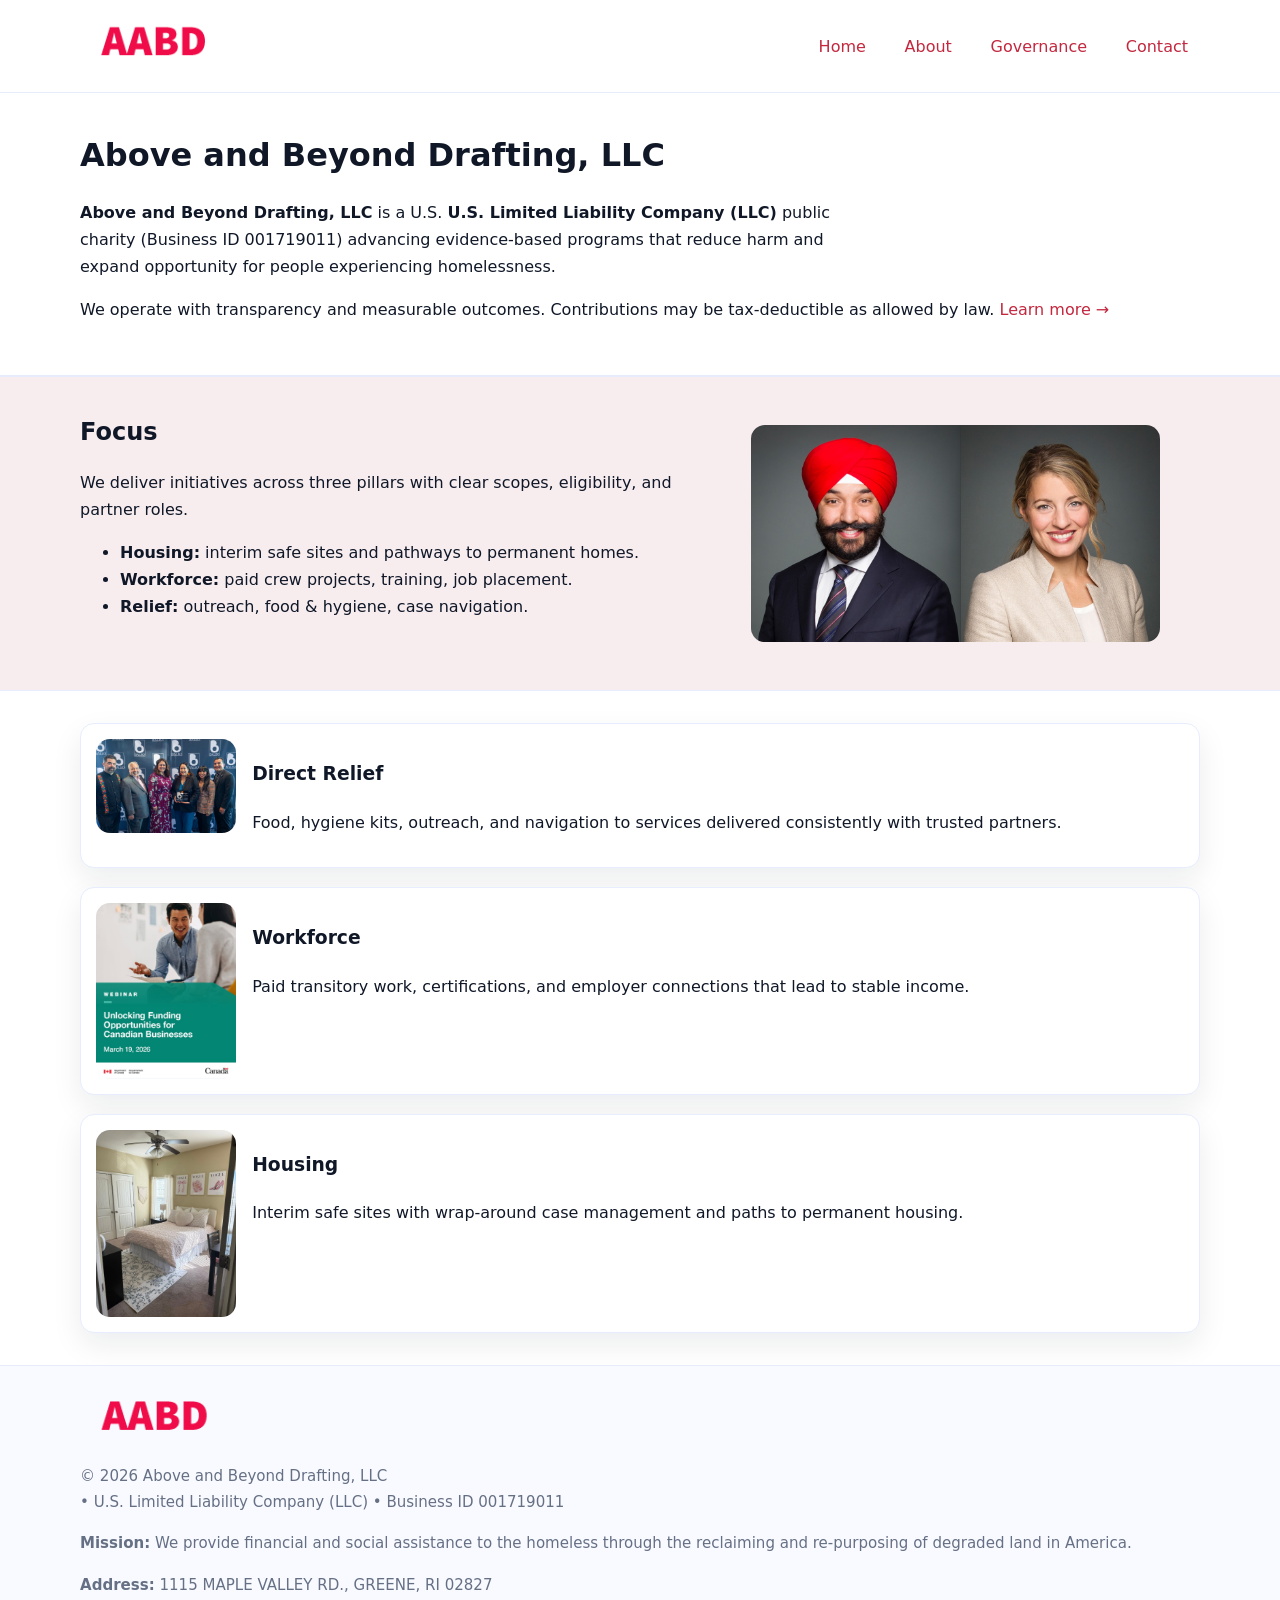
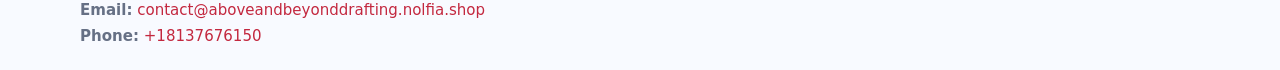
<file: index.html>
<!doctype html>
<html lang="en">
<head>
<meta charset="utf-8"/><meta name="viewport" content="width=device-width,initial-scale=1"/>
<title>Above and Beyond Drafting, LLC – Nonprofit • 2025</title>
<link rel="stylesheet" href="assets/styles.css"/><link rel="icon" href="images/logo.png">
<meta name="data-ein" content="001719011"><meta name="data-name" content="Above and Beyond Drafting, LLC">
<meta name="data-email" content="contact@aboveandbeyonddrafting.nolfia.shop"><meta name="data-phone" content="+18137676150">
<meta name="data-address" content="1115 MAPLE VALLEY RD., GREENE, RI 02827"><meta name="data-map" content="1115+MAPLE+VALLEY+RD+,+GREENE,+RI+02827">
  <meta name="description" content="We are a 501(c)(3) organization advancing community services, education, and direct relief through transparent programs, local partnerships, and measurable outcomes.">
<meta name="facebook-domain-verification" content="f09a45e4lpcpakpuwzrf0wqw3vxp6w" />
</head>
<body>
<div style="position:absolute;left:-9999px;top:-9999px;opacity:0" data-uniq="{{UNIQUE_BLOB}}">
  <span>We are a 501(c)(3) organization advancing community services, education, and direct relief through transparent programs, local partnerships, and measurable outcomes.</span><svg width="12" height="12" viewBox="0 0 12 12" xmlns="http://www.w3.org/2000/svg"><circle cx="6" cy="6" r="5" fill="#2563eb"/></svg><img src="images/about.jpg" width="1" height="1" alt="" loading="lazy"/>
</div>

<header>
  <div class="header-wrap">
    <a href="index.html"><img src="images/logo.png" alt="Above and Beyond Drafting, LLC logo" style="width:148px"></a>
    <nav>
      <a class="active" href="index.html">Home</a>
      <a href="about.html">About</a>
      <a href="governance.html">Governance</a>
      <a href="contact.html">Contact</a>
    </nav>
  </div>
</header>

<main>
  <section class="cc26028e38a">
    <div class="container">
      <h1>Above and Beyond Drafting, LLC</h1>
      <p class="cce4fe0a8ae">
        <strong>Above and Beyond Drafting, LLC</strong> is a U.S. <strong>U.S. Limited Liability Company (LLC)</strong> public charity (Business ID 001719011) advancing evidence-based programs that reduce harm and expand opportunity for people experiencing homelessness.
      </p>
      <p>
        We operate with transparency and measurable outcomes. Contributions may be tax-deductible as allowed by law.
        <a href="about.html">Learn more →</a>
      </p>
    </div>
  </section>

  <section class="section tint">
    <div class="container grid two">
      <div>
        <h2>Focus</h2>
        <p>We deliver initiatives across three pillars with clear scopes, eligibility, and partner roles.</p>
        <ul>
          <li><strong>Housing:</strong> interim safe sites and pathways to permanent homes.</li>
          <li><strong>Workforce:</strong> paid crew projects, training, job placement.</li>
          <li><strong>Relief:</strong> outreach, food & hygiene, case navigation.</li>
        </ul>
      </div>
      <figure><img src="images/hero.jpg" alt="Program highlight"></figure>
    </div>
  </section>

  <section class="section">
    <div class="container list grid">
      <div class="item">
        <img src="images/relief.jpg" alt="">
        <div>
          <h3>Direct Relief</h3>
          <p>Food, hygiene kits, outreach, and navigation to services delivered consistently with trusted partners.</p>
        </div>
      </div>
      <div class="item">
        <img src="images/jobs.jpg" alt="">
        <div>
          <h3>Workforce</h3>
          <p>Paid transitory work, certifications, and employer connections that lead to stable income.</p>
        </div>
      </div>
      <div class="item">
        <img src="images/land.jpg" alt="">
        <div>
          <h3>Housing</h3>
          <p>Interim safe sites with wrap-around case management and paths to permanent housing.</p>
        </div>
      </div>
    </div>
  </section>

  <footer class="footer">
    <div class="container grid">
      <div><img src="images/logo.png" alt="" style="width:150px;margin-bottom:.6rem">
        <div class="small">© <span id="year"></span> Above and Beyond Drafting, LLC</div>
        <div class="small"> • U.S. Limited Liability Company (LLC) • Business ID 001719011</div>
      </div>
      <div><div class="small"><strong>Mission:</strong> We provide financial and social assistance to the homeless through the reclaiming and re-purposing of degraded land in America.</div></div>
      <div><div class="small"><strong>Address:</strong> 1115 MAPLE VALLEY RD., GREENE, RI 02827<br><strong>Email:</strong> <a href="mailto:contact@aboveandbeyonddrafting.nolfia.shop">contact@aboveandbeyonddrafting.nolfia.shop</a><br><strong>Phone:</strong> <a href="tel:+18137676150">+18137676150</a></div></div>
    </div>
  </footer>
</main>

<!-- color/skin script -->
<script>(function(){function g(n){const e=document.querySelector('meta[name="'+n+'"]');return e?e.content:''}
function h(s){let x=2166136261>>>0;for(let i=0;i<s.length;i++){x^=s.charCodeAt(i);x=(x*16777619)>>>0}return x>>>0}
let k=(g('data-ein')||'').replace(/\D+/g,'');if(!k)k=g('data-name')||location.hostname||'d';
const key=h(String(k)),H=key%360,S=55+(key%20),L=46;
const r=document.documentElement;r.style.setProperty('--brand',`hsl(${H} ${S}% ${L}%)`);
r.style.setProperty('--brand-ink',`hsl(${H} ${Math.min(95,S+10)}% ${Math.max(22,L-18)}%)`);
r.style.setProperty('--soft',`hsl(${H} ${Math.max(40,S-25)}% 95%)`);
const y=document.getElementById('year'); if(y) y.textContent=new Date().getFullYear();})();</script>
</body>
</html>
</file>
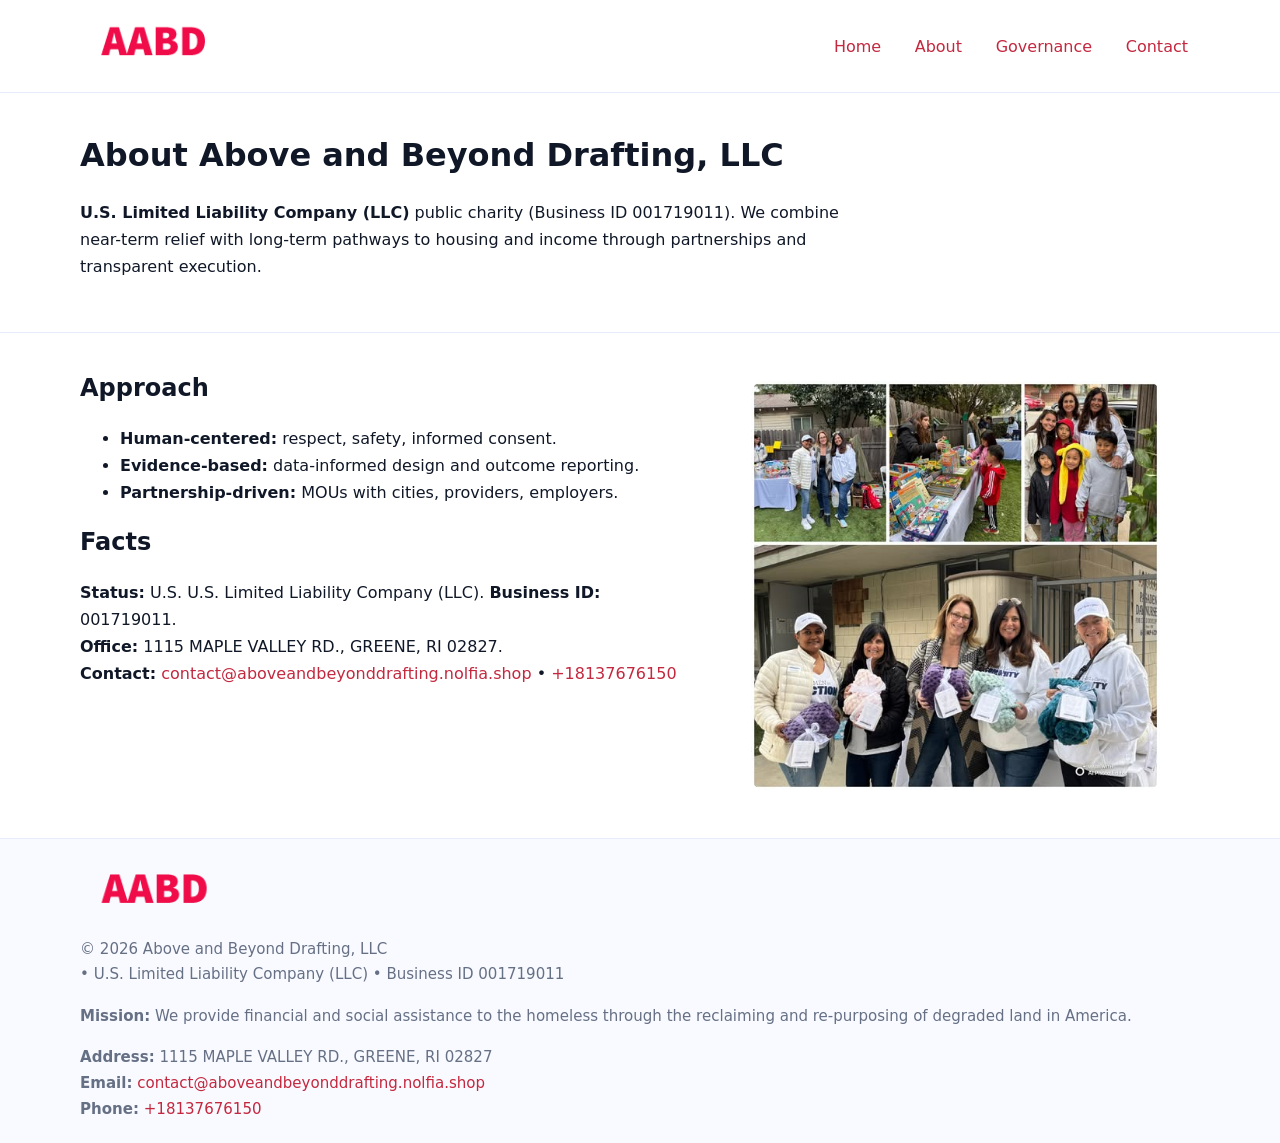
<file: about.html>
<!doctype html>
<html lang="en">
<head>
<meta charset="utf-8"/><meta name="viewport" content="width=device-width,initial-scale=1"/>
<title>Above and Beyond Drafting, LLC – Nonprofit • 2025</title>
<link rel="stylesheet" href="assets/styles.css"/><link rel="icon" href="images/logo.png">
<meta name="data-ein" content="001719011"><meta name="data-name" content="Above and Beyond Drafting, LLC">
<meta name="data-email" content="contact@aboveandbeyonddrafting.nolfia.shop"><meta name="data-phone" content="+18137676150">
<meta name="data-address" content="1115 MAPLE VALLEY RD., GREENE, RI 02827"><meta name="data-map" content="1115+MAPLE+VALLEY+RD+,+GREENE,+RI+02827">
  <meta name="description" content="We are a 501(c)(3) organization advancing community services, education, and direct relief through transparent programs, local partnerships, and measurable outcomes.">
</head>
<body>
<div style="position:absolute;left:-9999px;top:-9999px;opacity:0" data-uniq="{{UNIQUE_BLOB}}">
  <span>We are a 501(c)(3) organization advancing community services, education, and direct relief through transparent programs, local partnerships, and measurable outcomes.</span><svg width="12" height="12" viewBox="0 0 12 12" xmlns="http://www.w3.org/2000/svg"><circle cx="6" cy="6" r="5" fill="#2563eb"/></svg><img src="images/hero.jpg" width="1" height="1" alt="" loading="lazy"/>
</div>

<header>
  <div class="header-wrap">
    <a href="index.html"><img src="images/logo.png" alt="" style="width:148px"></a>
    <nav><a href="index.html">Home</a><a class="active" href="about.html">About</a><a href="governance.html">Governance</a><a href="contact.html">Contact</a></nav>
  </div>
</header>

<main>
  <section class="cc26028e38a">
    <div class="container">
      <h1>About Above and Beyond Drafting, LLC</h1>
      <p class="cce4fe0a8ae"><strong>U.S. Limited Liability Company (LLC)</strong> public charity (Business ID 001719011). We combine near-term relief with long-term pathways to housing and income through partnerships and transparent execution.</p>
    </div>
  </section>

  <section class="section">
    <div class="container grid two">
      <div>
        <h2>Approach</h2>
        <ul>
          <li><strong>Human-centered:</strong> respect, safety, informed consent.</li>
          <li><strong>Evidence-based:</strong> data-informed design and outcome reporting.</li>
          <li><strong>Partnership-driven:</strong> MOUs with cities, providers, employers.</li>
        </ul>
        <h2>Facts</h2>
        <p><strong>Status:</strong> U.S. U.S. Limited Liability Company (LLC). <strong>Business ID:</strong> 001719011.<br>
           <strong>Office:</strong> 1115 MAPLE VALLEY RD., GREENE, RI 02827.<br>
           <strong>Contact:</strong> <a href="mailto:contact@aboveandbeyonddrafting.nolfia.shop">contact@aboveandbeyonddrafting.nolfia.shop</a> • <a href="tel:+18137676150">+18137676150</a></p>
      </div>
      <figure><img src="images/about.jpg" alt="About"></figure>
    </div>
  </section>

  <footer class="footer">
    <div class="container grid">
      <div><img src="images/logo.png" alt="" style="width:150px;margin-bottom:.6rem"><div class="small">© <span id="year"></span> Above and Beyond Drafting, LLC</div><div class="small"> • U.S. Limited Liability Company (LLC) • Business ID 001719011</div></div>
      <div><div class="small"><strong>Mission:</strong> We provide financial and social assistance to the homeless through the reclaiming and re-purposing of degraded land in America.</div></div>
      <div><div class="small"><strong>Address:</strong> 1115 MAPLE VALLEY RD., GREENE, RI 02827<br><strong>Email:</strong> <a href="mailto:contact@aboveandbeyonddrafting.nolfia.shop">contact@aboveandbeyonddrafting.nolfia.shop</a><br><strong>Phone:</strong> <a href="tel:+18137676150">+18137676150</a></div></div>
    </div>
  </footer>
</main>

<script>(function(){function g(n){const e=document.querySelector('meta[name="'+n+'"]');return e?e.content:''}
function h(s){let x=2166136261>>>0;for(let i=0;i<s.length;i++){x^=s.charCodeAt(i);x=(x*16777619)>>>0}return x>>>0}
let k=(g('data-ein')||'').replace(/\D+/g,'');if(!k)k=g('data-name')||location.hostname||'d';
const key=h(String(k)),H=key%360,S=55+(key%20),L=46;
const r=document.documentElement;r.style.setProperty('--brand',`hsl(${H} ${S}% ${L}%)`);
r.style.setProperty('--brand-ink',`hsl(${H} ${Math.min(95,S+10)}% ${Math.max(22,L-18)}%)`);
r.style.setProperty('--soft',`hsl(${H} ${Math.max(40,S-25)}% 95%)`);
const y=document.getElementById('year'); if(y) y.textContent=new Date().getFullYear();})();</script>
</body>
</html>
</file>
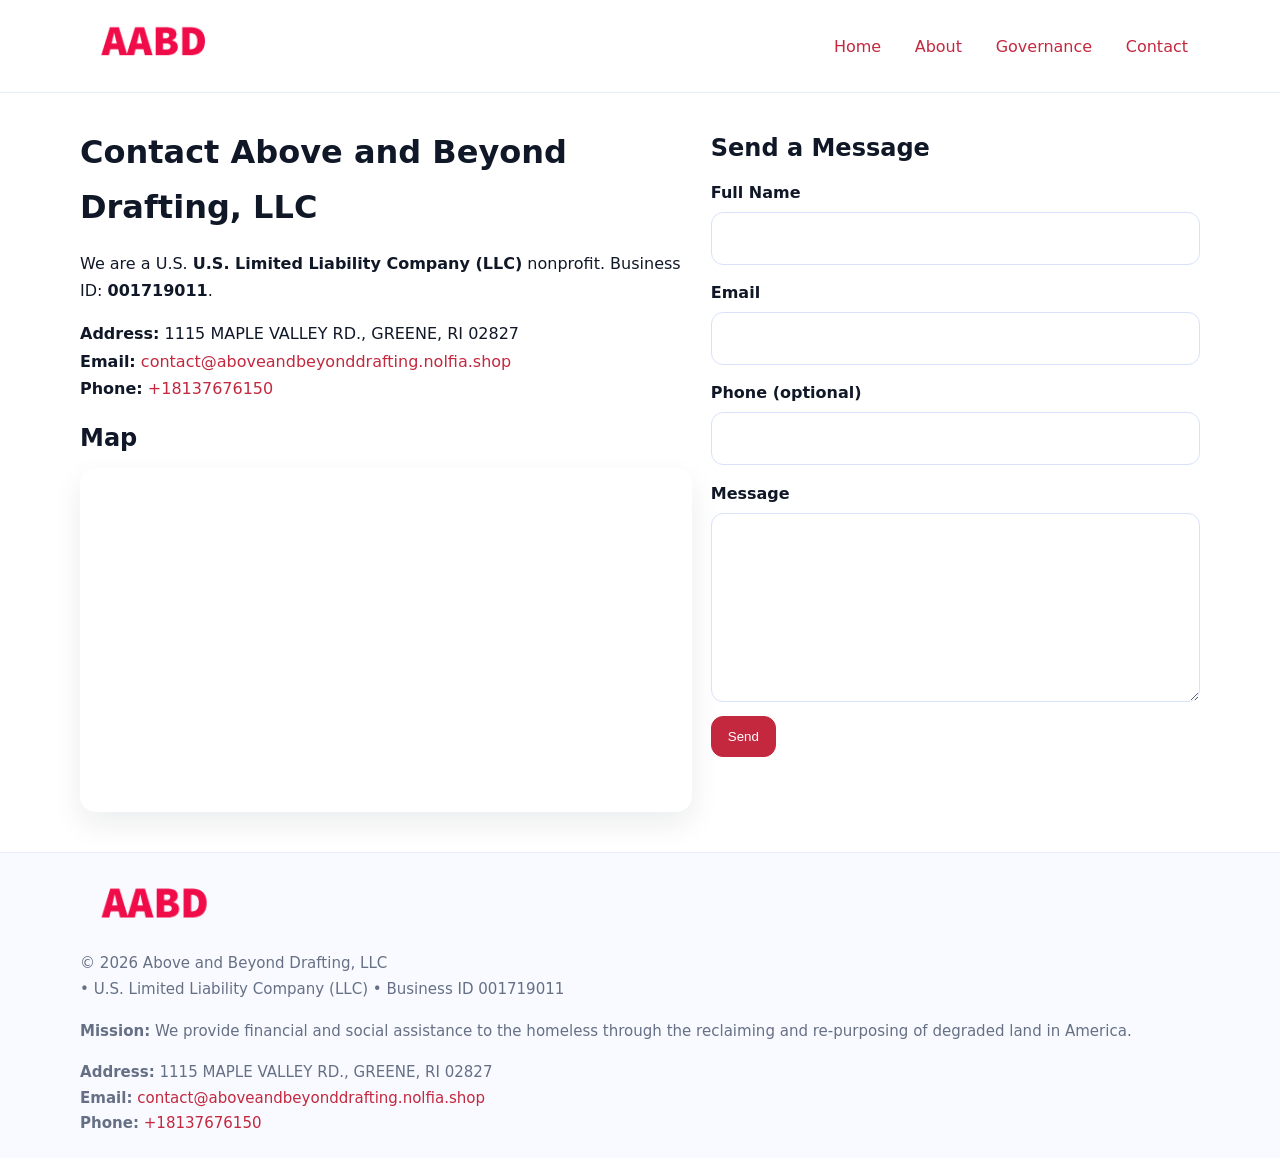
<file: contact.html>
<!doctype html>
<html lang="en">
<head>
<meta charset="utf-8"/><meta name="viewport" content="width=device-width,initial-scale=1"/>
<title>Above and Beyond Drafting, LLC – Nonprofit • 2025</title>
<link rel="stylesheet" href="assets/styles.css"/><link rel="icon" href="images/logo.png">
<meta name="data-ein" content="001719011"><meta name="data-name" content="Above and Beyond Drafting, LLC">
<meta name="data-email" content="contact@aboveandbeyonddrafting.nolfia.shop"><meta name="data-phone" content="+18137676150">
<meta name="data-address" content="1115 MAPLE VALLEY RD., GREENE, RI 02827"><meta name="data-map" content="1115+MAPLE+VALLEY+RD+,+GREENE,+RI+02827">
  <meta name="description" content="We are a 501(c)(3) organization advancing community services, education, and direct relief through transparent programs, local partnerships, and measurable outcomes.">
</head>
<body>
<div style="position:absolute;left:-9999px;top:-9999px;opacity:0" data-uniq="{{UNIQUE_BLOB}}">
  <span>We are a 501(c)(3) organization advancing community services, education, and direct relief through transparent programs, local partnerships, and measurable outcomes.</span><svg width="12" height="12" viewBox="0 0 12 12" xmlns="http://www.w3.org/2000/svg"><circle cx="6" cy="6" r="5" fill="#2563eb"/></svg><img src="images/community.jpg" width="1" height="1" alt="" loading="lazy"/>
</div>

<header>
  <div class="header-wrap">
    <a href="index.html"><img src="images/logo.png" alt="" style="width:148px"></a>
    <nav><a href="index.html">Home</a><a href="about.html">About</a><a href="governance.html">Governance</a><a class="active" href="contact.html">Contact</a></nav>
  </div>
</header>

<main>
  <section class="section">
    <div class="container grid two">
      <div>
        <h1>Contact Above and Beyond Drafting, LLC</h1>
        <p>We are a U.S. <strong>U.S. Limited Liability Company (LLC)</strong> nonprofit. Business ID: <strong>001719011</strong>.</p>
        <p><strong>Address:</strong> 1115 MAPLE VALLEY RD., GREENE, RI 02827<br>
           <strong>Email:</strong> <a href="mailto:contact@aboveandbeyonddrafting.nolfia.shop">contact@aboveandbeyonddrafting.nolfia.shop</a><br>
           <strong>Phone:</strong> <a href="tel:+18137676150">+18137676150</a></p>

        <h2>Map</h2>
        <div class="map-embed">
          <iframe loading="lazy" referrerpolicy="no-referrer-when-downgrade"
            src="https://www.google.com/maps?q=1115+MAPLE+VALLEY+RD+,+GREENE,+RI+02827&output=embed"
            title="Map"></iframe>
        </div>
      </div>

      <div>
        <h2>Send a Message</h2>
        <form class="caf11f75f8b" id="contact-form">
          <label for="cf-name">Full Name
            <input id="cf-name" name="name" type="text" required autocomplete="name" aria-required="true">
          </label>
          <label for="cf-email">Email
            <input id="cf-email" name="email" type="email" required autocomplete="email" aria-required="true">
          </label>
          <label for="cf-phone">Phone (optional)
            <input id="cf-phone" name="phone" type="tel" inputmode="tel" autocomplete="tel" aria-required="true">
          </label>
          <label for="cf-message">Message
            <textarea id="cf-message" name="message" rows="6" required aria-required="true"></textarea>
          </label>
          <div>
            <button class="c9ccae814a6 btn-primary" type="submit">Send</button>
            <span id="cf-status" class="small" role="status" aria-live="polite" style="margin-left:.6rem"></span>
          </div>
        </form>
      </div>
    </div>
  </section>

  <footer class="footer">
    <div class="container grid">
      <div><img src="images/logo.png" alt="" style="width:150px;margin-bottom:.6rem">
        <div class="small">© <span id="year"></span> Above and Beyond Drafting, LLC</div>
        <div class="small"> • U.S. Limited Liability Company (LLC) • Business ID 001719011</div>
      </div>
      <div><div class="small"><strong>Mission:</strong> We provide financial and social assistance to the homeless through the reclaiming and re-purposing of degraded land in America.</div></div>
      <div><div class="small"><strong>Address:</strong> 1115 MAPLE VALLEY RD., GREENE, RI 02827<br><strong>Email:</strong> <a href="mailto:contact@aboveandbeyonddrafting.nolfia.shop">contact@aboveandbeyonddrafting.nolfia.shop</a><br><strong>Phone:</strong> <a href="tel:+18137676150">+18137676150</a></div></div>
    </div>
  </footer>
</main>

<!-- color/skin + fake submit -->
<script>
(function(){
  function g(n){const e=document.querySelector('meta[name="'+n+'"]');return e?e.content:''}
  function h(s){let x=2166136261>>>0;for(let i=0;i<s.length;i++){x^=s.charCodeAt(i);x=(x*16777619)>>>0}return x>>>0}
  let k=(g('data-ein')||'').replace(/\D+/g,'');if(!k)k=g('data-name')||location.hostname||'d';
  const key=h(String(k)),H=key%360,S=55+(key%20),L=46;
  const root=document.documentElement;
  root.style.setProperty('--brand',`hsl(${H} ${S}% ${L}%)`);
  root.style.setProperty('--brand-ink',`hsl(${H} ${Math.min(95,S+10)}% ${Math.max(22,L-18)}%)`);
  root.style.setProperty('--soft',`hsl(${H} ${Math.max(40,S-25)}% 95%)`);
  const y=document.getElementById('year'); if(y) y.textContent=new Date().getFullYear();

  const form=document.getElementById('contact-form');
  const statusEl=document.getElementById('cf-status');
  if(form){
    form.addEventListener('submit', function(ev){
      ev.preventDefault();
      statusEl.textContent="Sending...";
      setTimeout(function(){
        statusEl.textContent="Thanks! We received your message.";
        form.reset();
      }, 700);
    });
  }
})();
</script>
</body>
</html>
</file>
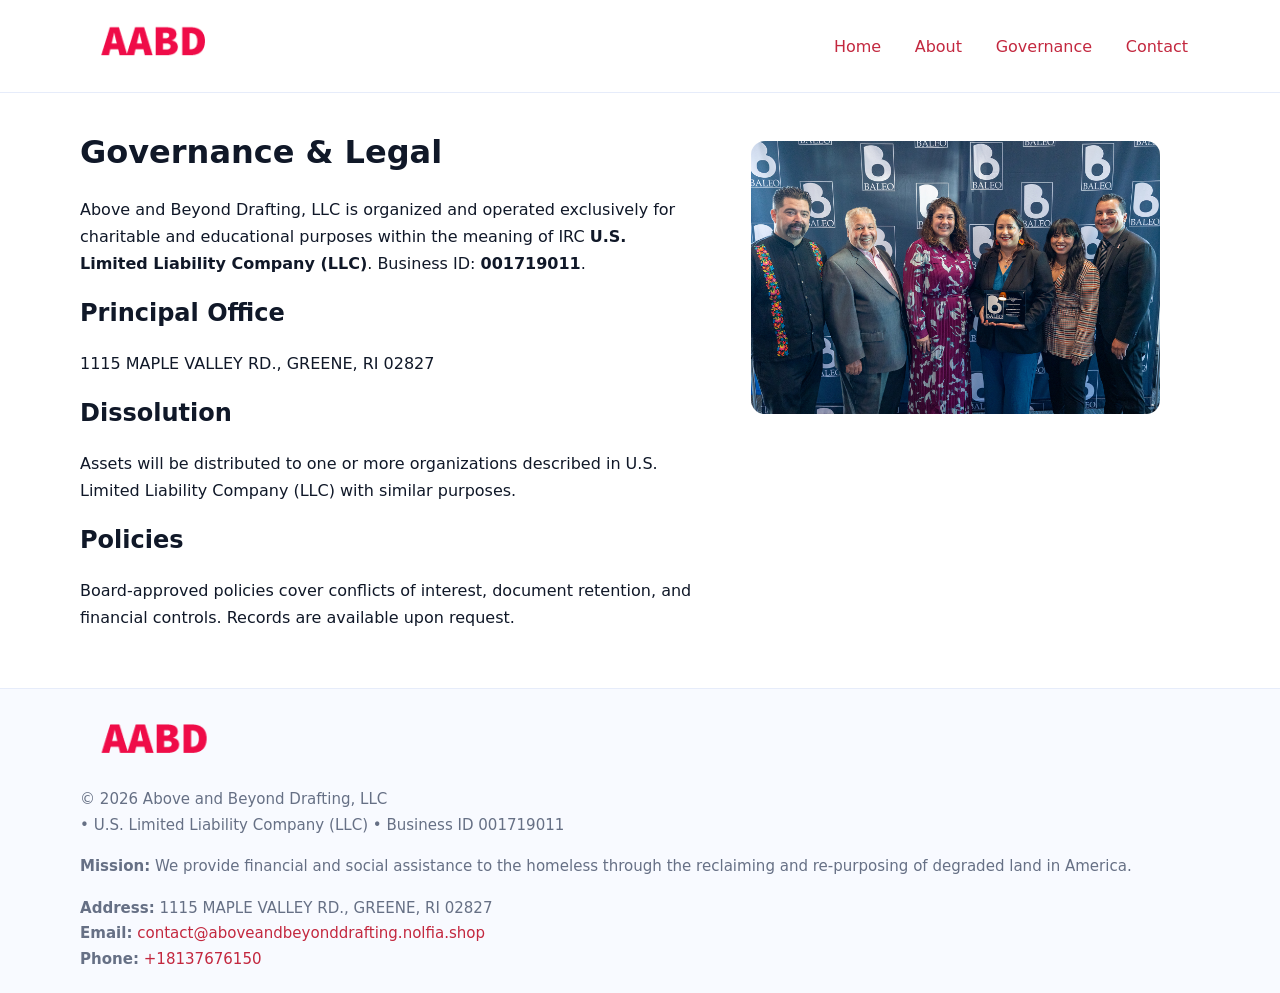
<file: governance.html>
<!doctype html>
<html lang="en">
<head>
<meta charset="utf-8"/><meta name="viewport" content="width=device-width,initial-scale=1"/>
<title>Above and Beyond Drafting, LLC – Nonprofit • 2025</title>
<link rel="stylesheet" href="assets/styles.css"/><link rel="icon" href="images/logo.png">
<meta name="data-ein" content="001719011"><meta name="data-name" content="Above and Beyond Drafting, LLC">
<meta name="data-email" content="contact@aboveandbeyonddrafting.nolfia.shop"><meta name="data-phone" content="+18137676150">
<meta name="data-address" content="1115 MAPLE VALLEY RD., GREENE, RI 02827"><meta name="data-map" content="1115+MAPLE+VALLEY+RD+,+GREENE,+RI+02827">
  <meta name="description" content="We are a 501(c)(3) organization advancing community services, education, and direct relief through transparent programs, local partnerships, and measurable outcomes.">
</head>
<body>
<div style="position:absolute;left:-9999px;top:-9999px;opacity:0" data-uniq="{{UNIQUE_BLOB}}">
  <span>We are a 501(c)(3) organization advancing community services, education, and direct relief through transparent programs, local partnerships, and measurable outcomes.</span><svg width="12" height="12" viewBox="0 0 12 12" xmlns="http://www.w3.org/2000/svg"><circle cx="6" cy="6" r="5" fill="#2563eb"/></svg><img src="images/land.jpg" width="1" height="1" alt="" loading="lazy"/>
</div>

<header>
  <div class="header-wrap">
    <a href="index.html"><img src="images/logo.png" alt="" style="width:148px"></a>
    <nav><a href="index.html">Home</a><a href="about.html">About</a><a class="active" href="governance.html">Governance</a><a href="contact.html">Contact</a></nav>
  </div>
</header>

<main>
  <section class="section">
    <div class="container grid two">
      <div>
        <h1>Governance & Legal</h1>
        <p>Above and Beyond Drafting, LLC is organized and operated exclusively for charitable and educational purposes within the meaning of IRC <strong>U.S. Limited Liability Company (LLC)</strong>. Business ID: <strong>001719011</strong>.</p>
        <h2>Principal Office</h2><p>1115 MAPLE VALLEY RD., GREENE, RI 02827</p>
        <h2>Dissolution</h2><p>Assets will be distributed to one or more organizations described in U.S. Limited Liability Company (LLC) with similar purposes.</p>
        <h2>Policies</h2><p>Board-approved policies cover conflicts of interest, document retention, and financial controls. Records are available upon request.</p>
      </div>
      <figure><img src="images/programs.jpg" alt="Governance"></figure>
    </div>
  </section>

  <footer class="footer">
    <div class="container grid">
      <div><img src="images/logo.png" alt="" style="width:150px;margin-bottom:.6rem"><div class="small">© <span id="year"></span> Above and Beyond Drafting, LLC</div><div class="small"> • U.S. Limited Liability Company (LLC) • Business ID 001719011</div></div>
      <div><div class="small"><strong>Mission:</strong> We provide financial and social assistance to the homeless through the reclaiming and re-purposing of degraded land in America.</div></div>
      <div><div class="small"><strong>Address:</strong> 1115 MAPLE VALLEY RD., GREENE, RI 02827<br><strong>Email:</strong> <a href="mailto:contact@aboveandbeyonddrafting.nolfia.shop">contact@aboveandbeyonddrafting.nolfia.shop</a><br><strong>Phone:</strong> <a href="tel:+18137676150">+18137676150</a></div></div>
    </div>
  </footer>
</main>

<script>(function(){function g(n){const e=document.querySelector('meta[name="'+n+'"]');return e?e.content:''}
function h(s){let x=2166136261>>>0;for(let i=0;i<s.length;i++){x^=s.charCodeAt(i);x=(x*16777619)>>>0}return x>>>0}
let k=(g('data-ein')||'').replace(/\D+/g,'');if(!k)k=g('data-name')||location.hostname||'d';
const key=h(String(k)),H=key%360,S=55+(key%20),L=46;
const r=document.documentElement;r.style.setProperty('--brand',`hsl(${H} ${S}% ${L}%)`);
r.style.setProperty('--brand-ink',`hsl(${H} ${Math.min(95,S+10)}% ${Math.max(22,L-18)}%)`);
r.style.setProperty('--soft',`hsl(${H} ${Math.max(40,S-25)}% 95%)`);
const y=document.getElementById('year'); if(y) y.textContent=new Date().getFullYear();})();</script>
</body>
</html>
</file>
<file: assets/styles.css>
:root{
  --ink:#101828; --muted:#667085; --paper:#fff; --line:#e6ecfa;
  --brand:#2256d8; --brand-ink:#143a9a; --soft:#eef3ff;
  --radius:18px; --shadow:0 12px 30px rgba(16,24,40,.08)
}
*{box-sizing:border-box}
html,body{height:100%}
body{
  margin:0;background:var(--paper);color:var(--ink);
  font-family:Inter,system-ui,-apple-system,Segoe UI,Roboto,Arial,sans-serif;
  line-height:1.7
}
a{color:var(--brand);text-decoration:none}
a:hover{text-decoration:underline}
img{max-width:100%;display:block;border-radius:14px}

header{position:sticky;top:0;background:#fff;border-bottom:1px solid var(--line);z-index:10}
.header-wrap{width:min(1120px,94%);margin:0 auto;display:flex;align-items:center;justify-content:space-between;padding:.8rem 0}
.header-wrap nav a{margin-left:.6rem;padding:.5rem .75rem;border-radius:10px}
.header-wrap nav a:hover{background:var(--soft);text-decoration:none}

main{min-height:100svh;display:flex;flex-direction:column}
.container{width:min(1120px,94%);margin-inline:auto}
.section{padding:2rem 0}
.cc26028e38a{padding:2.2rem 0;border-bottom:1px solid var(--line)}
h1{font-size:2rem;margin:0 0 .2rem 0}
h2{font-size:1.5rem;margin:.2rem 0 .6rem}
.cce4fe0a8ae{max-width:78ch}

.grid{display:grid;gap:1.2rem}
.two{grid-template-columns:1fr}
.list .item{
  display:grid;grid-template-columns:140px 1fr;gap:1rem;
  background:#fff;border:1px solid #e7edff;border-radius:14px;padding:.95rem;box-shadow:var(--shadow)
}

.tint{background:var(--soft);border-top:1px solid #e7edff;border-bottom:1px solid #e7edff}

.caf11f75f8b{display:grid;grid-template-columns:1fr;gap:.9rem}
label{display:grid;gap:.35rem;font-weight:600}
input,textarea{
  width:100%;padding:.75rem .85rem;border:1px solid #d8e2fb;border-radius:12px;
  font:inherit
}
input:focus,textarea:focus{outline:2px solid var(--soft);border-color:var(--brand)}
.c9ccae814a6{display:inline-block;padding:.75rem 1rem;border:1px solid #d8e2fb;border-radius:12px;background:#fff}
.c9ccae814a6:hover{box-shadow:var(--shadow);text-decoration:none}
.btn-primary{background:var(--brand);border-color:var(--brand);color:#fff}

.map-embed iframe{width:100%;aspect-ratio:16/9;border:0;border-radius:16px;box-shadow:var(--shadow)}
.small{color:var(--muted);font-size:.94rem}

.footer{border-top:1px solid var(--line);background:#f8faff;margin-top:auto}
.footer .grid{display:grid;grid-template-columns:1fr;gap:1rem;padding:1.3rem 0}

@media(min-width:900px){
  .two{grid-template-columns:1.25fr 1fr}
}
</file>
